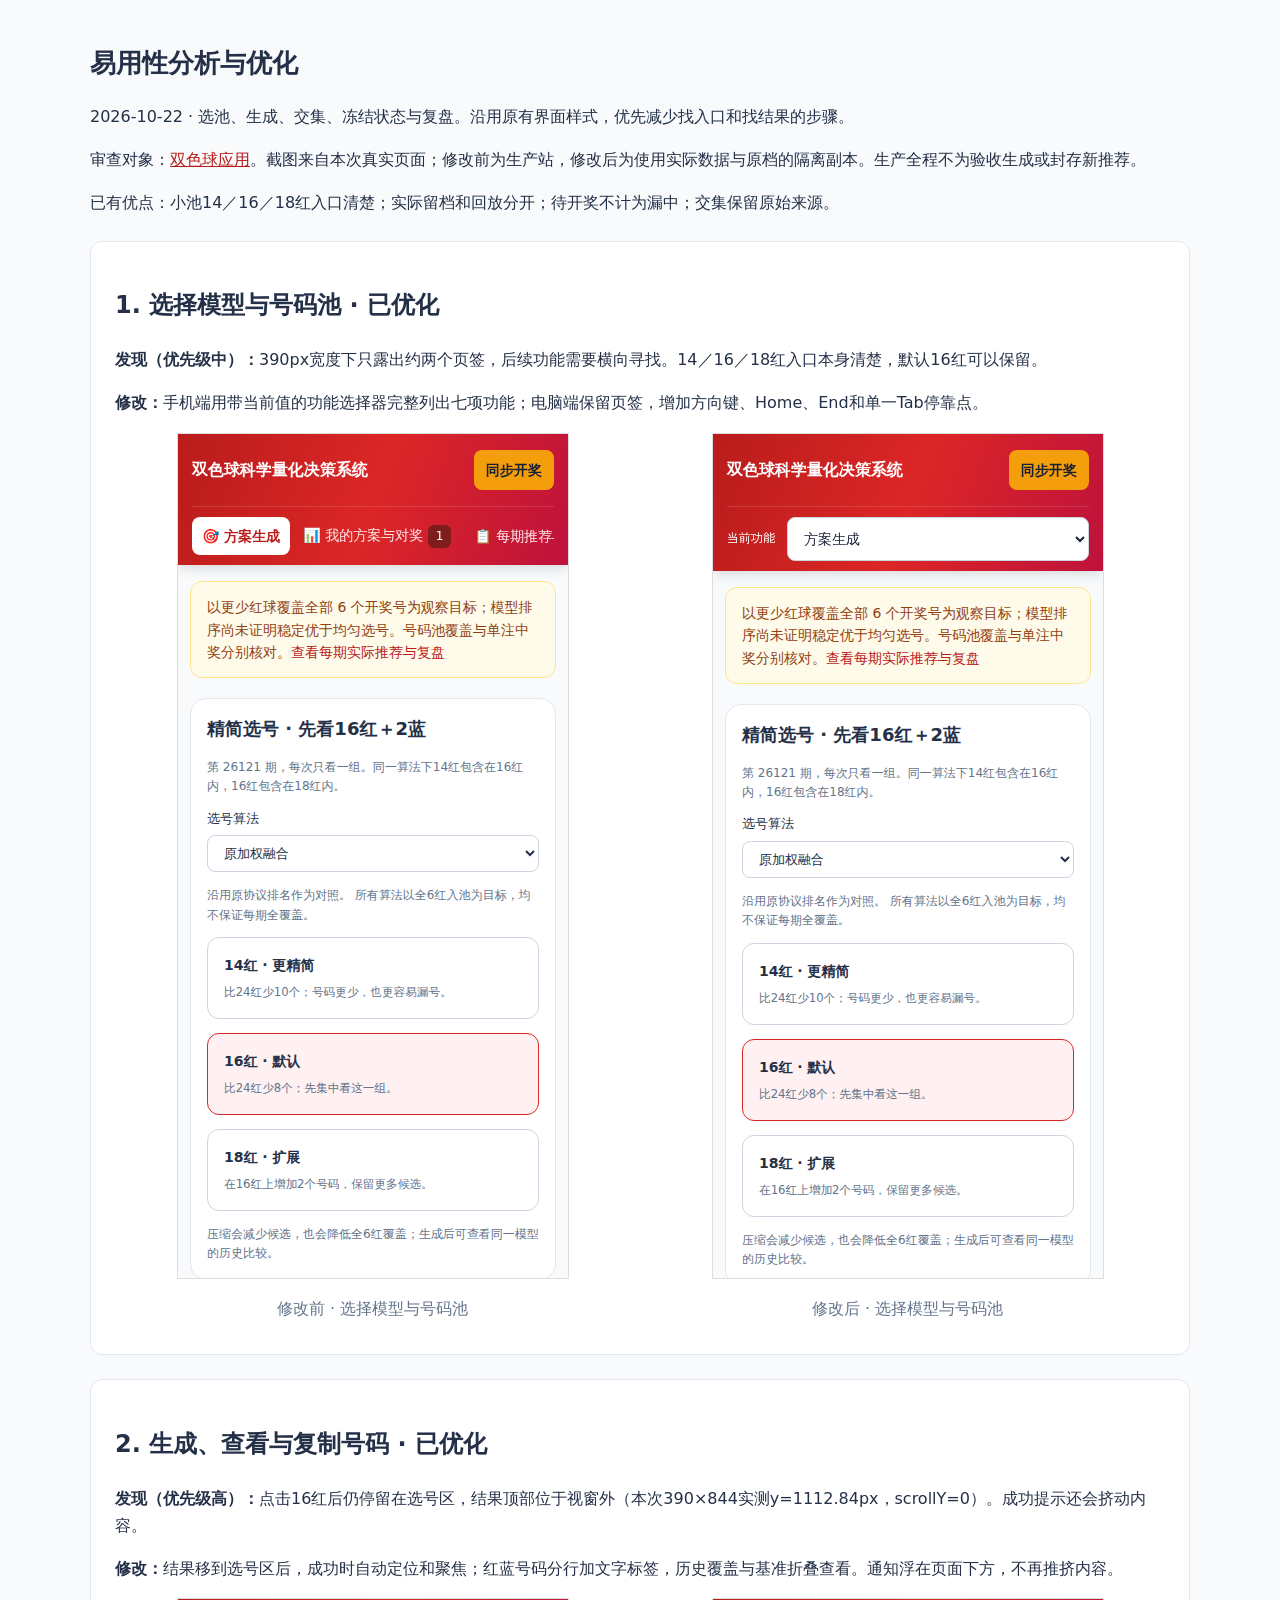
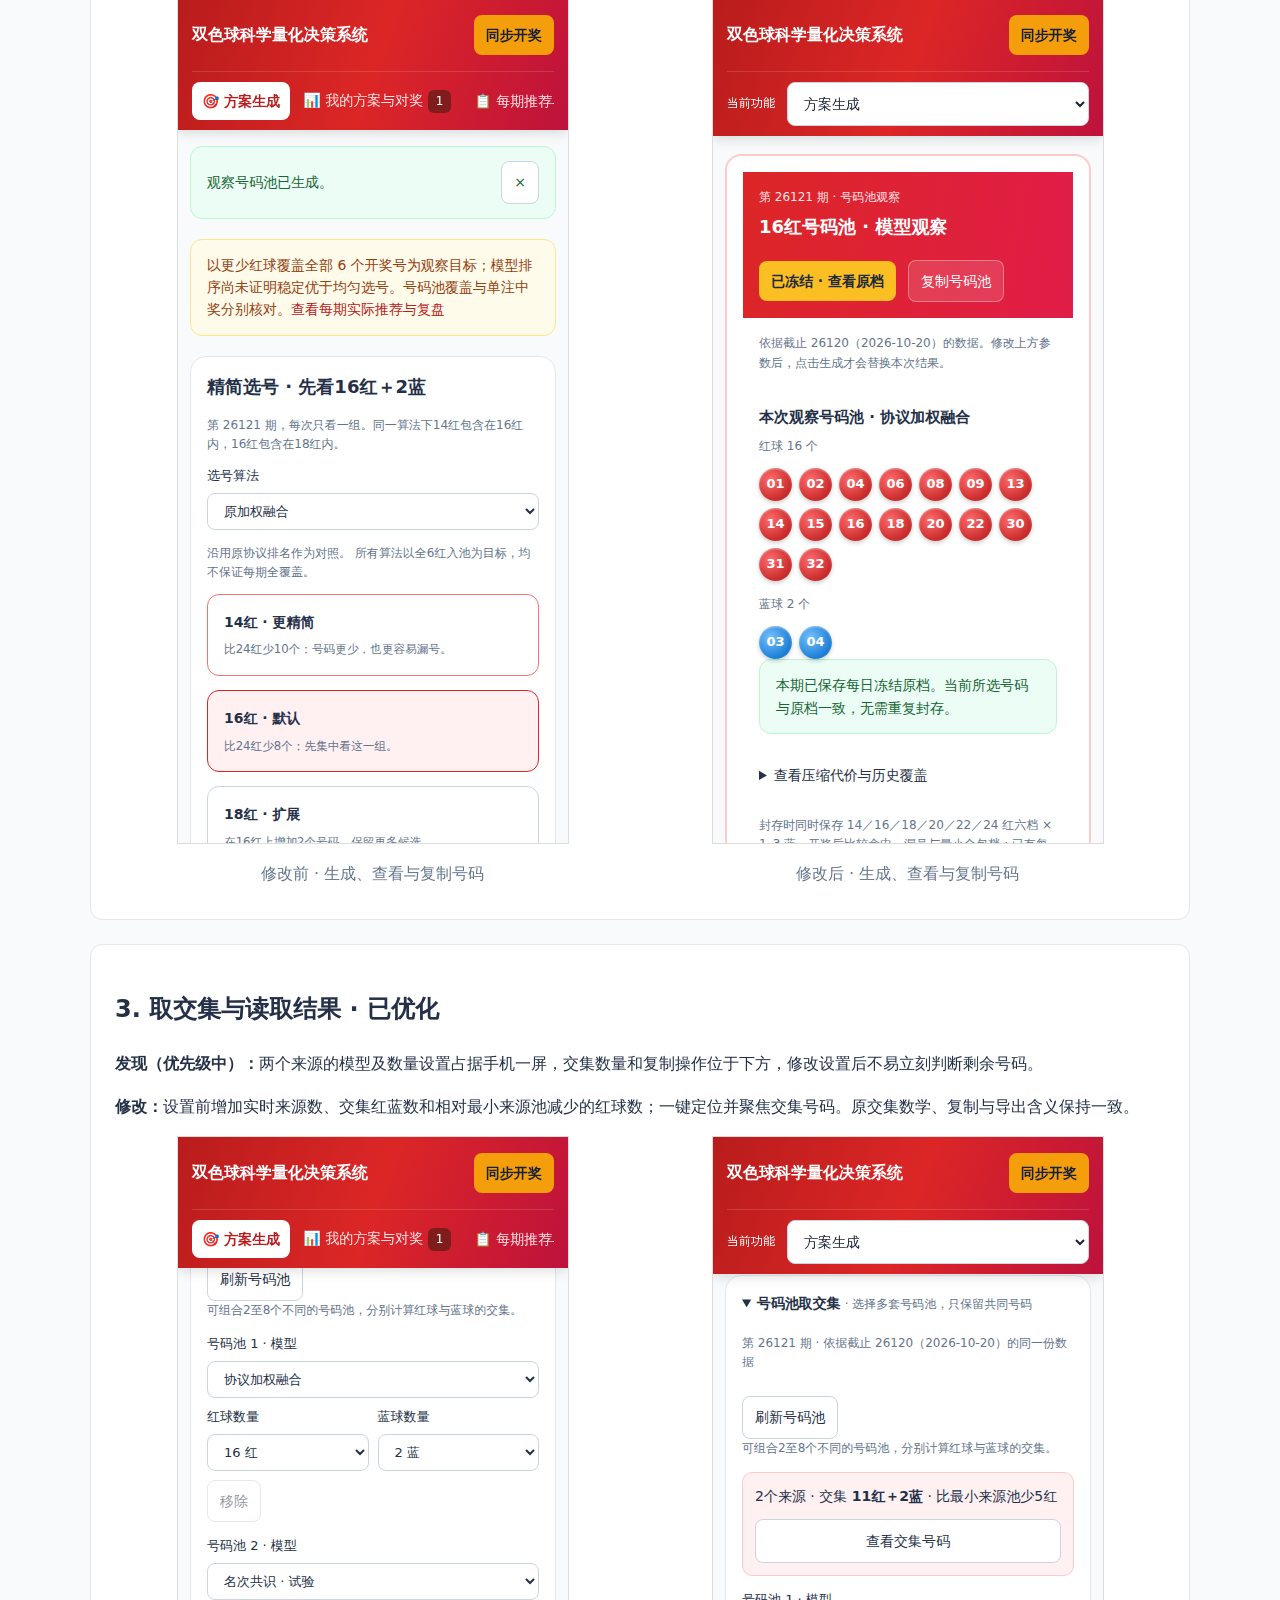
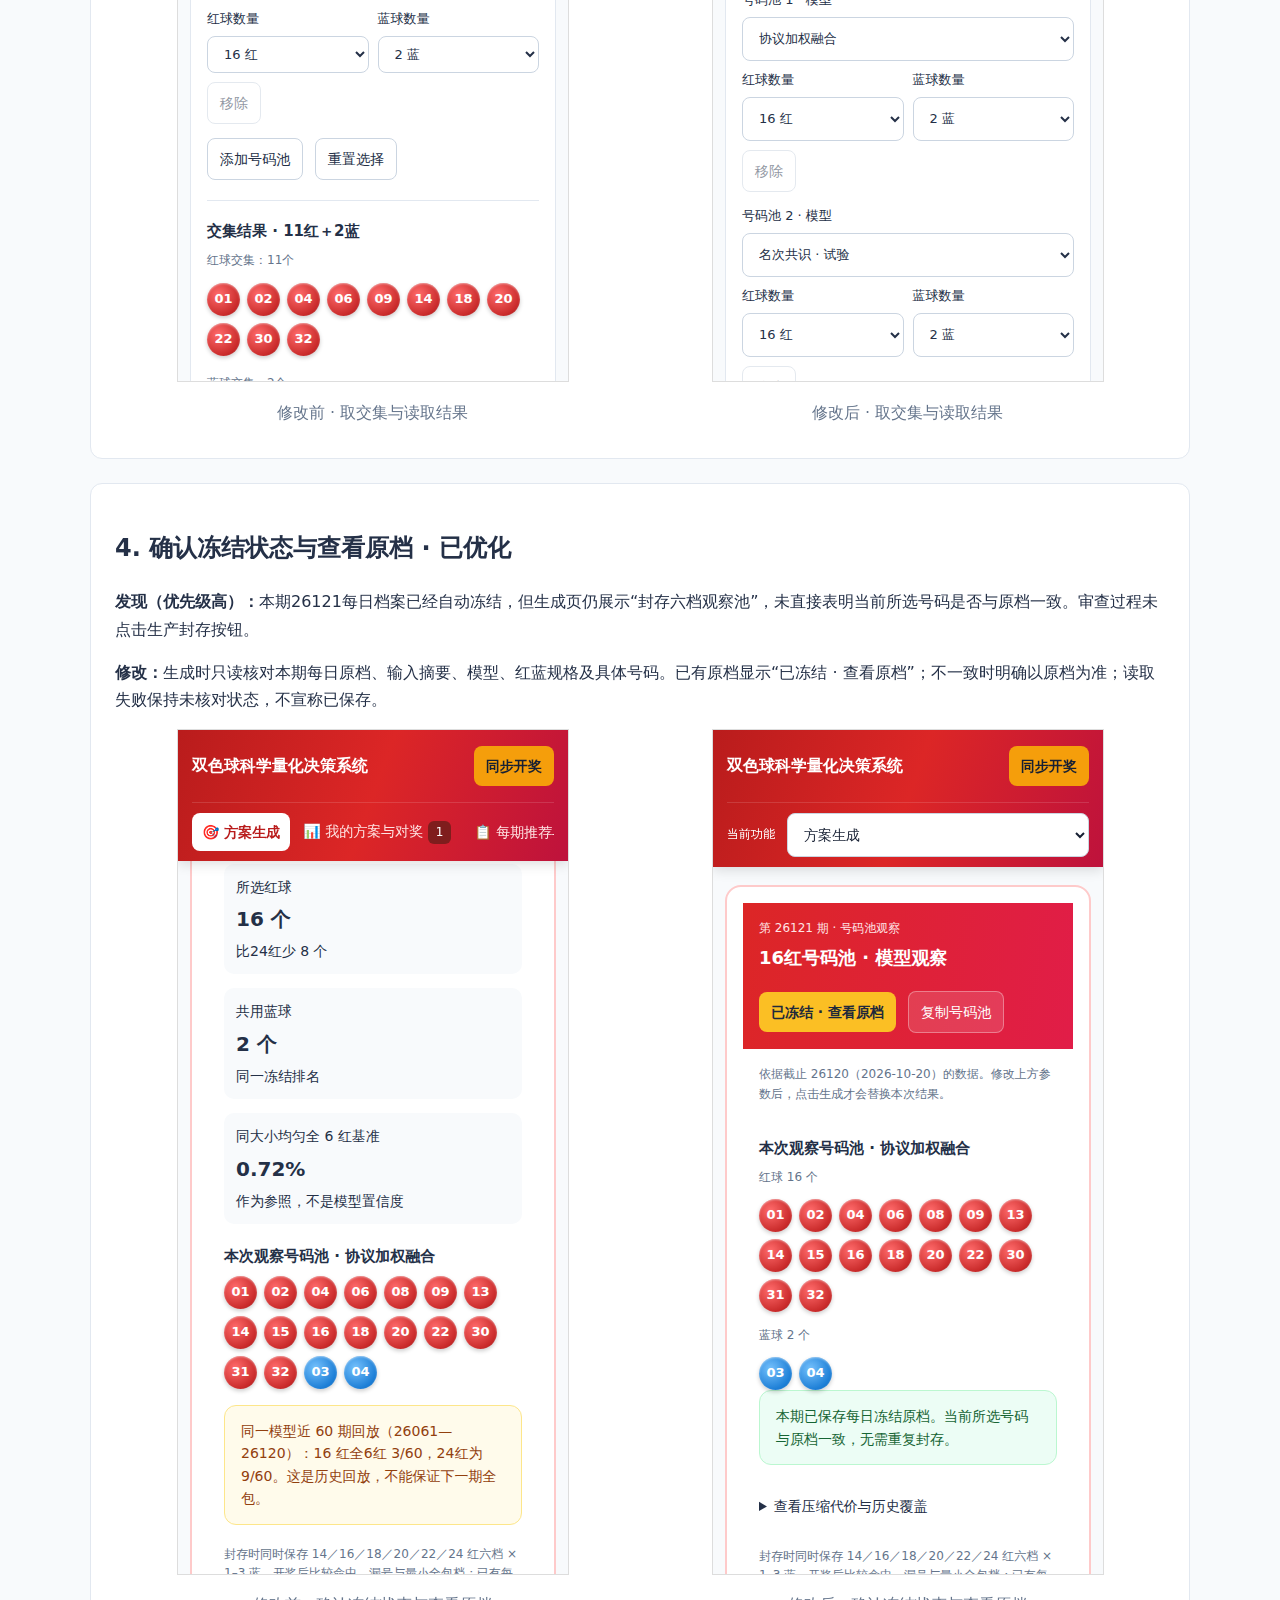
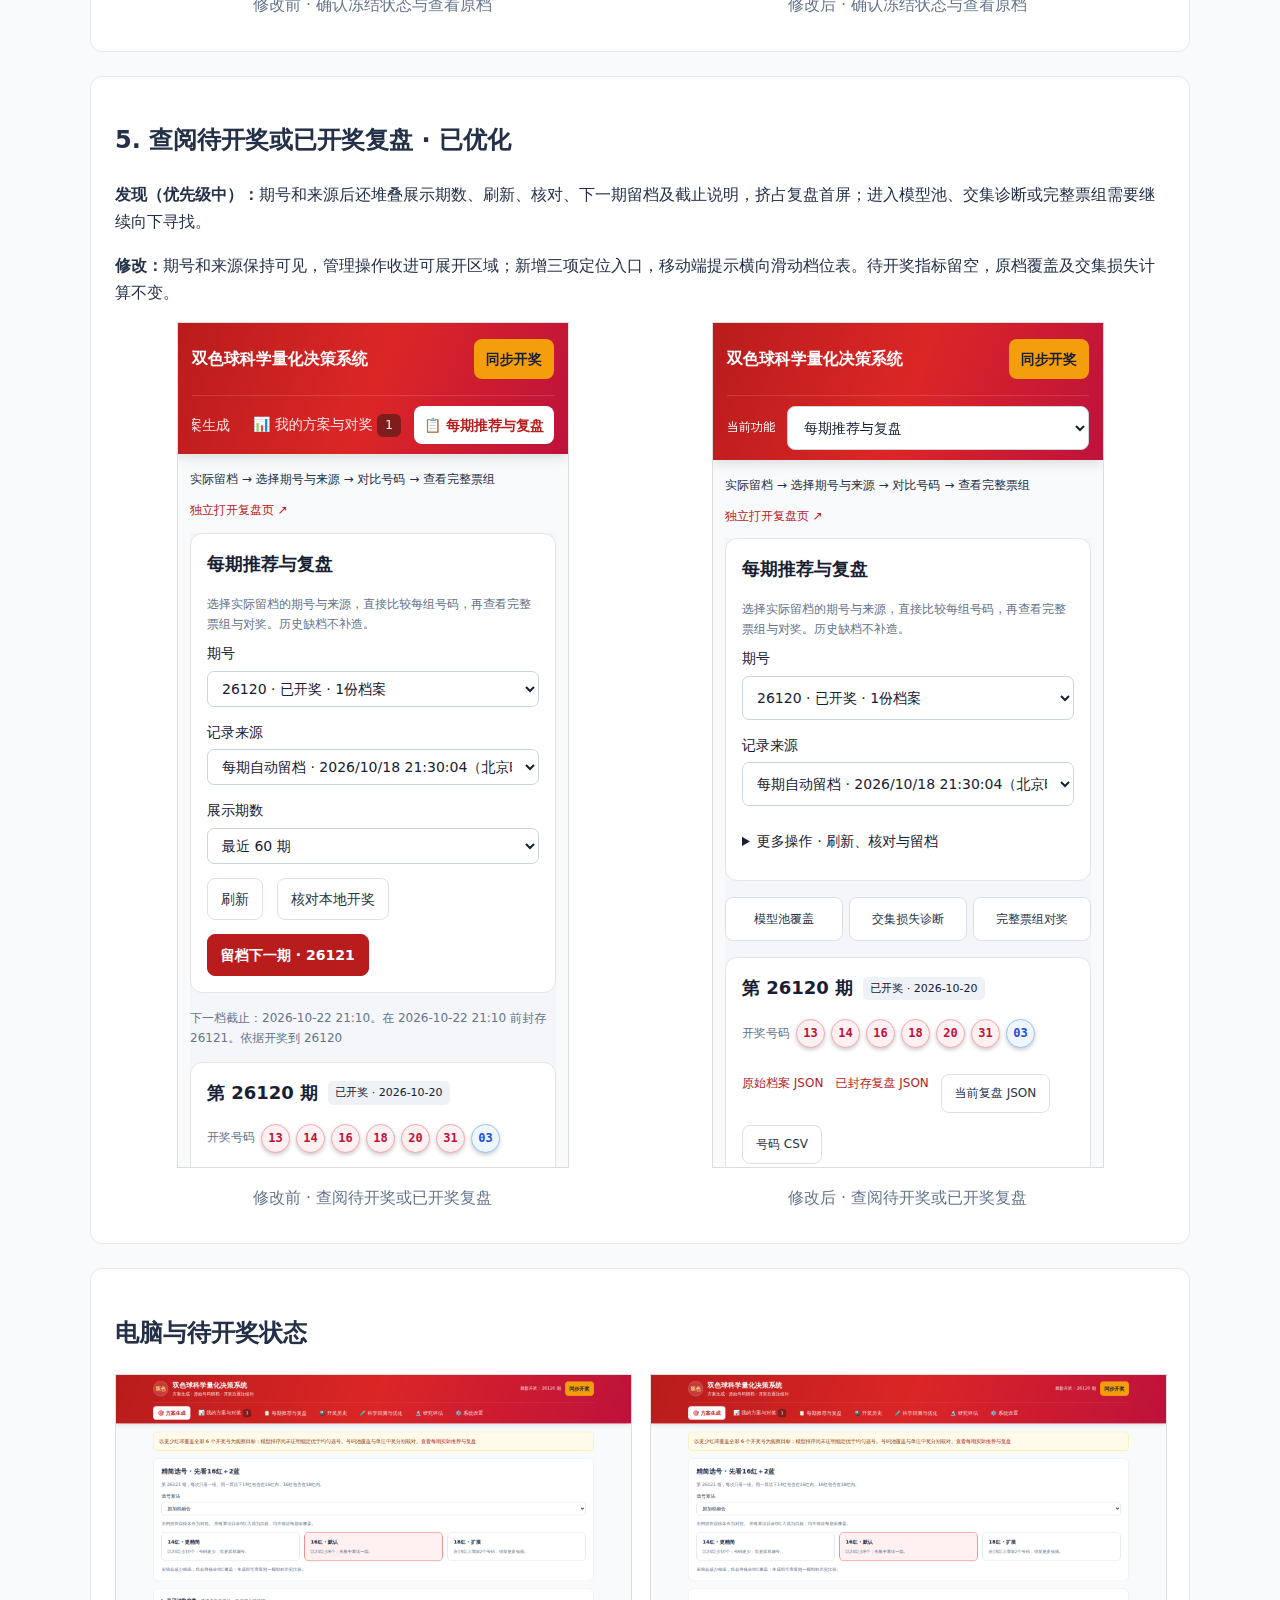
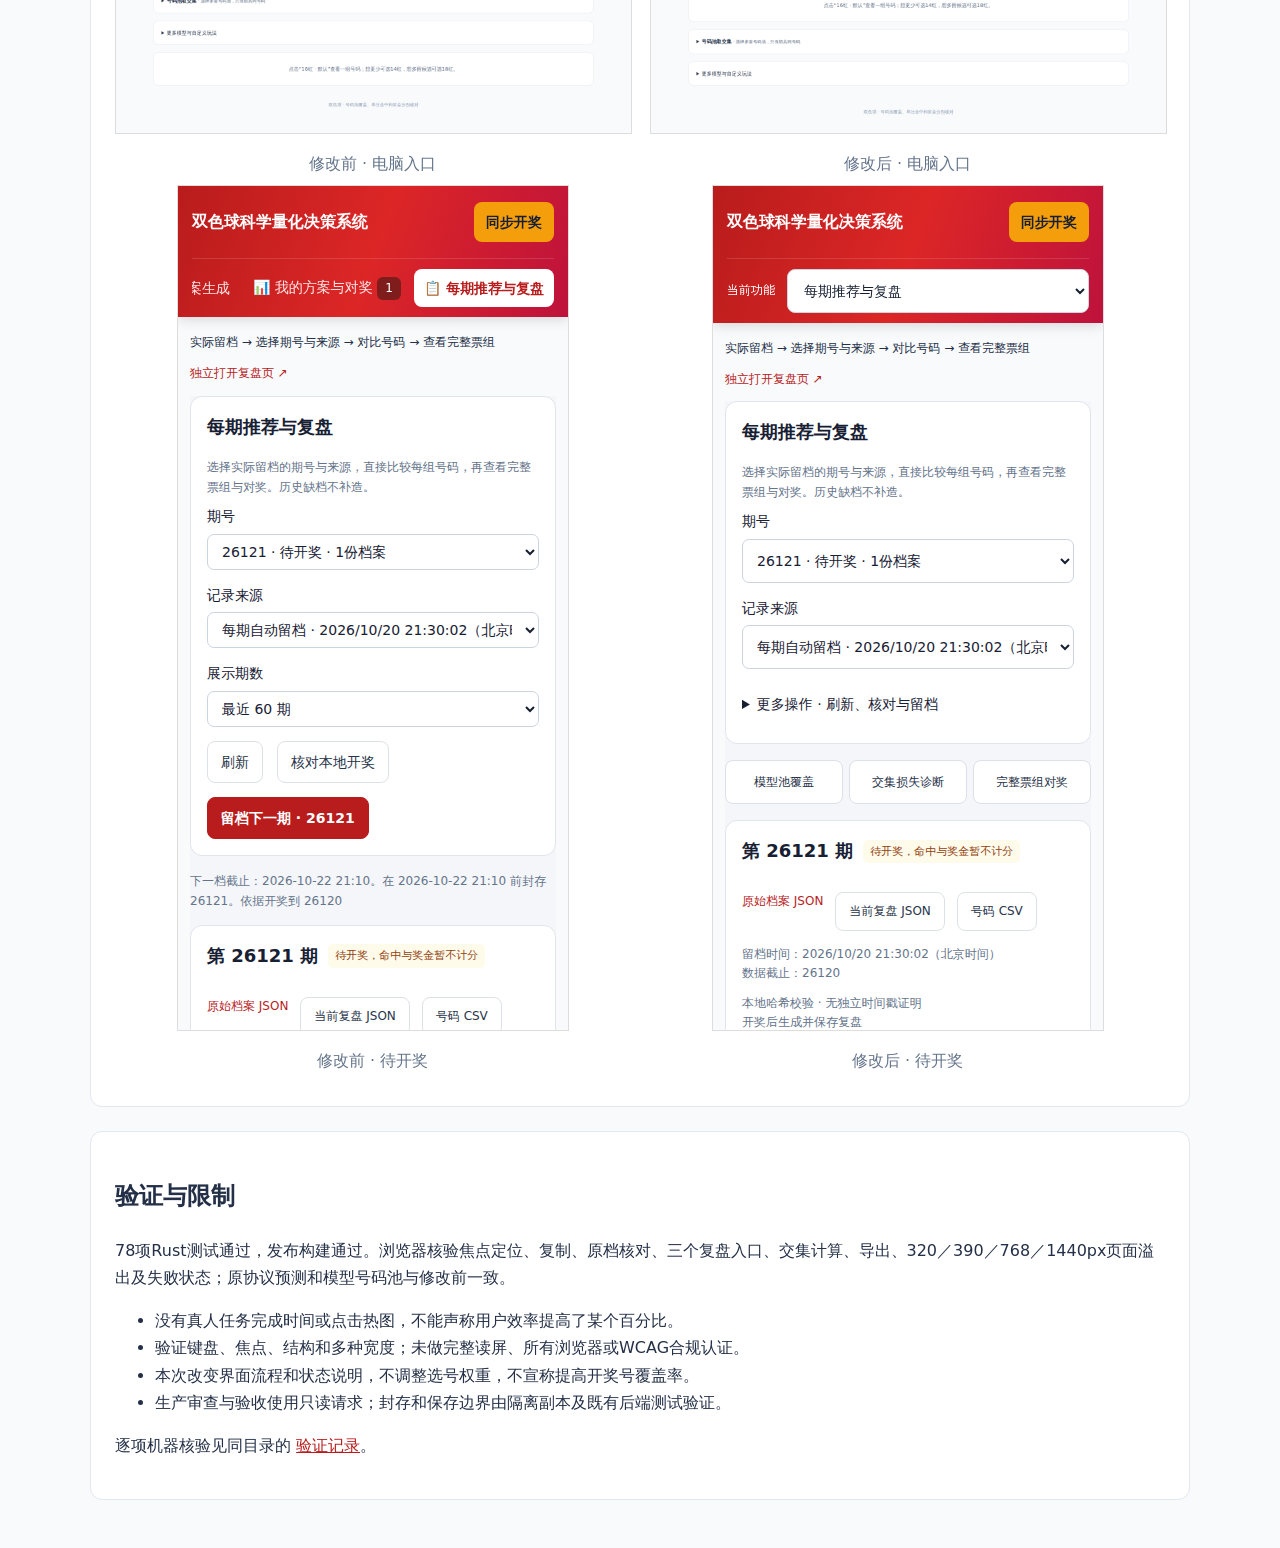
<file: docs/usability-review-2026-10-22.html>
<!doctype html><html lang="zh-CN"><meta charset="utf-8"><meta name="viewport" content="width=device-width,initial-scale=1"><title>双色球易用性审查与优化 · 2026-10-22</title><style>body{font:16px/1.7 system-ui;color:#243047;background:#f8fafc;max-width:1100px;margin:auto;padding:24px}h1{font-size:26px}section{background:white;border:1px solid #e2e8f0;border-radius:12px;padding:24px;margin:24px 0}.pair{display:grid;grid-template-columns:1fr 1fr;gap:20px}figure{margin:0;text-align:center}img{max-width:100%;height:auto;border:1px solid #ddd}figcaption{margin:8px 0;color:#64748b}a{color:#b91c1c}@media(max-width:640px){.pair{grid-template-columns:1fr}body{padding:12px}section{padding:16px}}</style><h1>易用性分析与优化</h1><p>2026-10-22 · 选池、生成、交集、冻结状态与复盘。沿用原有界面样式，优先减少找入口和找结果的步骤。</p><p>审查对象：<a href="http://1.14.208.189/ssq/">双色球应用</a>。截图来自本次真实页面；修改前为生产站，修改后为使用实际数据与原档的隔离副本。生产全程不为验收生成或封存新推荐。</p><p>已有优点：小池14／16／18红入口清楚；实际留档和回放分开；待开奖不计为漏中；交集保留原始来源。</p>
<section><h2>1. 选择模型与号码池 · 已优化</h2><p><strong>发现（优先级中）：</strong>390px宽度下只露出约两个页签，后续功能需要横向寻找。14／16／18红入口本身清楚，默认16红可以保留。</p><p><strong>修改：</strong>手机端用带当前值的功能选择器完整列出七项功能；电脑端保留页签，增加方向键、Home、End和单一Tab停靠点。</p><div class="pair"><figure><img loading="lazy" src="usability-2026-10-22/02-home-mobile.png" alt="修改前 · 选择模型与号码池"><figcaption>修改前 · 选择模型与号码池</figcaption></figure><figure><img loading="lazy" src="usability-2026-10-22/08-home-mobile-after.png" alt="修改后 · 选择模型与号码池"><figcaption>修改后 · 选择模型与号码池</figcaption></figure></div></section>
<section><h2>2. 生成、查看与复制号码 · 已优化</h2><p><strong>发现（优先级高）：</strong>点击16红后仍停留在选号区，结果顶部位于视窗外（本次390×844实测y=1112.84px，scrollY=0）。成功提示还会挤动内容。</p><p><strong>修改：</strong>结果移到选号区后，成功时自动定位和聚焦；红蓝号码分行加文字标签，历史覆盖与基准折叠查看。通知浮在页面下方，不再推挤内容。</p><div class="pair"><figure><img loading="lazy" src="usability-2026-10-22/03-generated-mobile.png" alt="修改前 · 生成、查看与复制号码"><figcaption>修改前 · 生成、查看与复制号码</figcaption></figure><figure><img loading="lazy" src="usability-2026-10-22/09-result-mobile-after.png" alt="修改后 · 生成、查看与复制号码"><figcaption>修改后 · 生成、查看与复制号码</figcaption></figure></div></section>
<section><h2>3. 取交集与读取结果 · 已优化</h2><p><strong>发现（优先级中）：</strong>两个来源的模型及数量设置占据手机一屏，交集数量和复制操作位于下方，修改设置后不易立刻判断剩余号码。</p><p><strong>修改：</strong>设置前增加实时来源数、交集红蓝数和相对最小来源池减少的红球数；一键定位并聚焦交集号码。原交集数学、复制与导出含义保持一致。</p><div class="pair"><figure><img loading="lazy" src="usability-2026-10-22/04-intersection-mobile.png" alt="修改前 · 取交集与读取结果"><figcaption>修改前 · 取交集与读取结果</figcaption></figure><figure><img loading="lazy" src="usability-2026-10-22/10-intersection-mobile-after.png" alt="修改后 · 取交集与读取结果"><figcaption>修改后 · 取交集与读取结果</figcaption></figure></div></section>
<section><h2>4. 确认冻结状态与查看原档 · 已优化</h2><p><strong>发现（优先级高）：</strong>本期26121每日档案已经自动冻结，但生成页仍展示“封存六档观察池”，未直接表明当前所选号码是否与原档一致。审查过程未点击生产封存按钮。</p><p><strong>修改：</strong>生成时只读核对本期每日原档、输入摘要、模型、红蓝规格及具体号码。已有原档显示“已冻结 · 查看原档”；不一致时明确以原档为准；读取失败保持未核对状态，不宣称已保存。</p><div class="pair"><figure><img loading="lazy" src="usability-2026-10-22/07-pool-detail-before.png" alt="修改前 · 确认冻结状态与查看原档"><figcaption>修改前 · 确认冻结状态与查看原档</figcaption></figure><figure><img loading="lazy" src="usability-2026-10-22/09-result-mobile-after.png" alt="修改后 · 确认冻结状态与查看原档"><figcaption>修改后 · 确认冻结状态与查看原档</figcaption></figure></div></section>
<section><h2>5. 查阅待开奖或已开奖复盘 · 已优化</h2><p><strong>发现（优先级中）：</strong>期号和来源后还堆叠展示期数、刷新、核对、下一期留档及截止说明，挤占复盘首屏；进入模型池、交集诊断或完整票组需要继续向下寻找。</p><p><strong>修改：</strong>期号和来源保持可见，管理操作收进可展开区域；新增三项定位入口，移动端提示横向滑动档位表。待开奖指标留空，原档覆盖及交集损失计算不变。</p><div class="pair"><figure><img loading="lazy" src="usability-2026-10-22/06-review-scored-mobile.png" alt="修改前 · 查阅待开奖或已开奖复盘"><figcaption>修改前 · 查阅待开奖或已开奖复盘</figcaption></figure><figure><img loading="lazy" src="usability-2026-10-22/12-review-scored-after.png" alt="修改后 · 查阅待开奖或已开奖复盘"><figcaption>修改后 · 查阅待开奖或已开奖复盘</figcaption></figure></div></section>
<section><h2>电脑与待开奖状态</h2><div class="pair"><figure><img loading="lazy" src="usability-2026-10-22/01-home-desktop.png" alt="修改前 · 电脑入口"><figcaption>修改前 · 电脑入口</figcaption></figure><figure><img loading="lazy" src="usability-2026-10-22/13-home-desktop-after.png" alt="修改后 · 电脑入口"><figcaption>修改后 · 电脑入口</figcaption></figure></div><div class="pair"><figure><img loading="lazy" src="usability-2026-10-22/05-review-pending-mobile.png" alt="修改前 · 待开奖"><figcaption>修改前 · 待开奖</figcaption></figure><figure><img loading="lazy" src="usability-2026-10-22/11-review-pending-after.png" alt="修改后 · 待开奖"><figcaption>修改后 · 待开奖</figcaption></figure></div></section>
<section><h2>验证与限制</h2><p>78项Rust测试通过，发布构建通过。浏览器核验焦点定位、复制、原档核对、三个复盘入口、交集计算、导出、320／390／768／1440px页面溢出及失败状态；原协议预测和模型号码池与修改前一致。</p><ul><li>没有真人任务完成时间或点击热图，不能声称用户效率提高了某个百分比。</li><li>验证键盘、焦点、结构和多种宽度；未做完整读屏、所有浏览器或WCAG合规认证。</li><li>本次改变界面流程和状态说明，不调整选号权重，不宣称提高开奖号覆盖率。</li><li>生产审查与验收使用只读请求；封存和保存边界由隔离副本及既有后端测试验证。</li></ul><p>逐项机器核验见同目录的 <a href="usability-validation-2026-10-22.json">验证记录</a>。</p></section></html>
</file>
